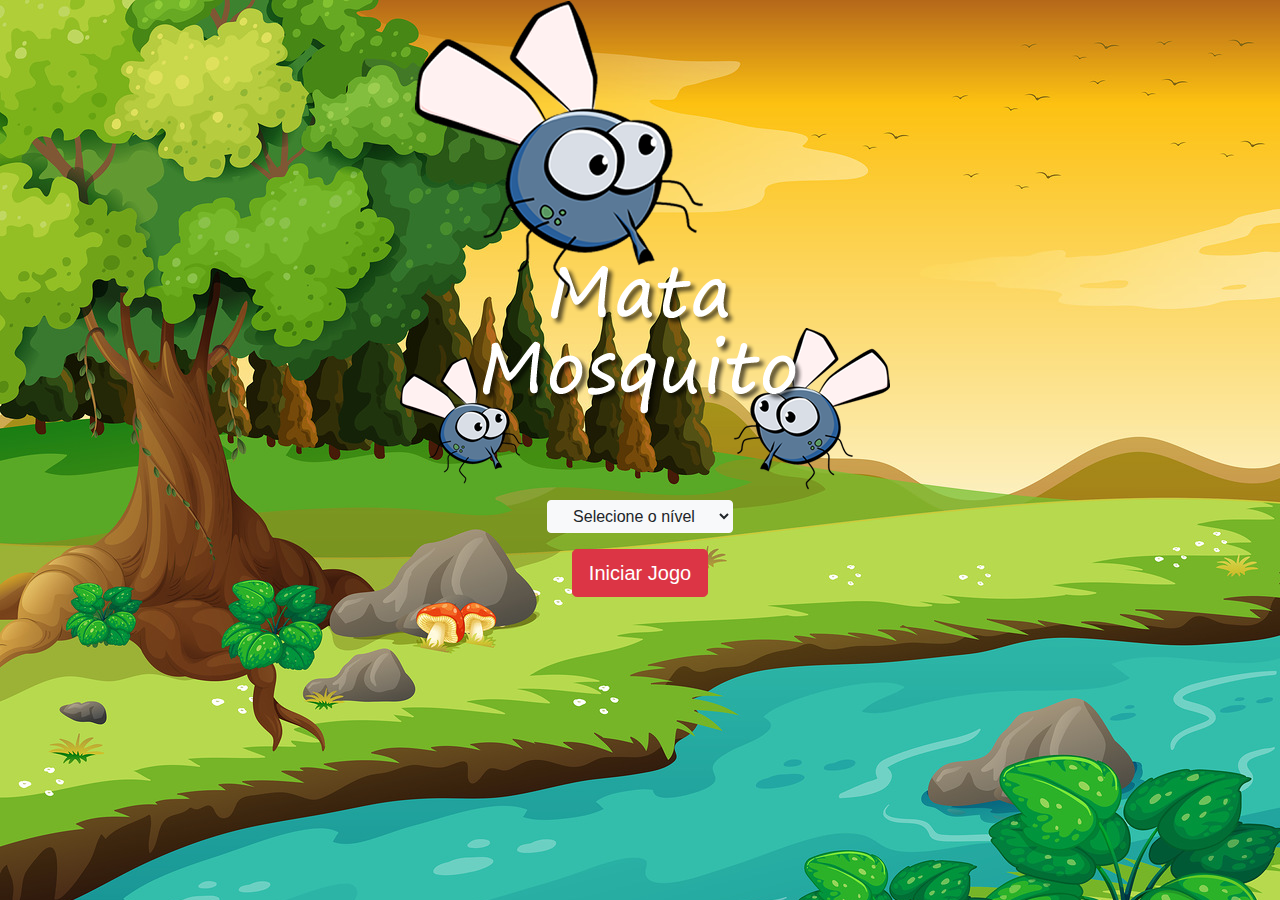
<file: index.html>
<!doctype html>
<html lang="en">
<head>
    <title>Mata Mosquisto</title>
    <!-- Required meta tags -->
    <meta charset="utf-8">
    <meta name="viewport" content="width=device-width, initial-scale=1, shrink-to-fit=no">
    <meta property="og:image" content="images/gamemosquito.png">
    <link rel="shortcut icon" href="images/favicon1.ico" type="image/x-icon">

    <!-- Bootstrap CSS -->
    <link rel="stylesheet" href="https://stackpath.bootstrapcdn.com/bootstrap/4.3.1/css/bootstrap.min.css" integrity="sha384-ggOyR0iXCbMQv3Xipma34MD+dH/1fQ784/j6cY/iJTQUOhcWr7x9JvoRxT2MZw1T" crossorigin="anonymous">

    <!-- Custom Style -->
    <link rel="stylesheet" href="css/style.css">

</head>
<body>
    <div class="container back">
        <div class="row d-flex flex-column justify-content-center align-items-center">
                <img src="images/game.png" alt="" class="img-fluid">
                <select class="btn btn-light selectInicio" id="level">
                    <option value="0">&nbsp; Selecione o nível &nbsp;</option>
                    <option value="1">Normal</option>
                    <option value="2">Difícil</option>
                    <option value="3">Chuck Norris</option>
                </select>
                <button onclick="verificarIniciar()" class="btn btn-lg btn-danger mt-3 btnMenu">Iniciar Jogo</button>
        </div>
    </div>

    <script src="js/menu.js"></script>
      
    <!-- Optional JavaScript -->
    <!-- jQuery first, then Popper.js, then Bootstrap JS -->
    <script src="https://code.jquery.com/jquery-3.3.1.slim.min.js" integrity="sha384-q8i/X+965DzO0rT7abK41JStQIAqVgRVzpbzo5smXKp4YfRvH+8abtTE1Pi6jizo" crossorigin="anonymous"></script>
    <script src="https://cdnjs.cloudflare.com/ajax/libs/popper.js/1.14.7/umd/popper.min.js" integrity="sha384-UO2eT0CpHqdSJQ6hJty5KVphtPhzWj9WO1clHTMGa3JDZwrnQq4sF86dIHNDz0W1" crossorigin="anonymous"></script>
    <script src="https://stackpath.bootstrapcdn.com/bootstrap/4.3.1/js/bootstrap.min.js" integrity="sha384-JjSmVgyd0p3pXB1rRibZUAYoIIy6OrQ6VrjIEaFf/nJGzIxFDsf4x0xIM+B07jRM" crossorigin="anonymous"></script>
</body>
</html>
</file>
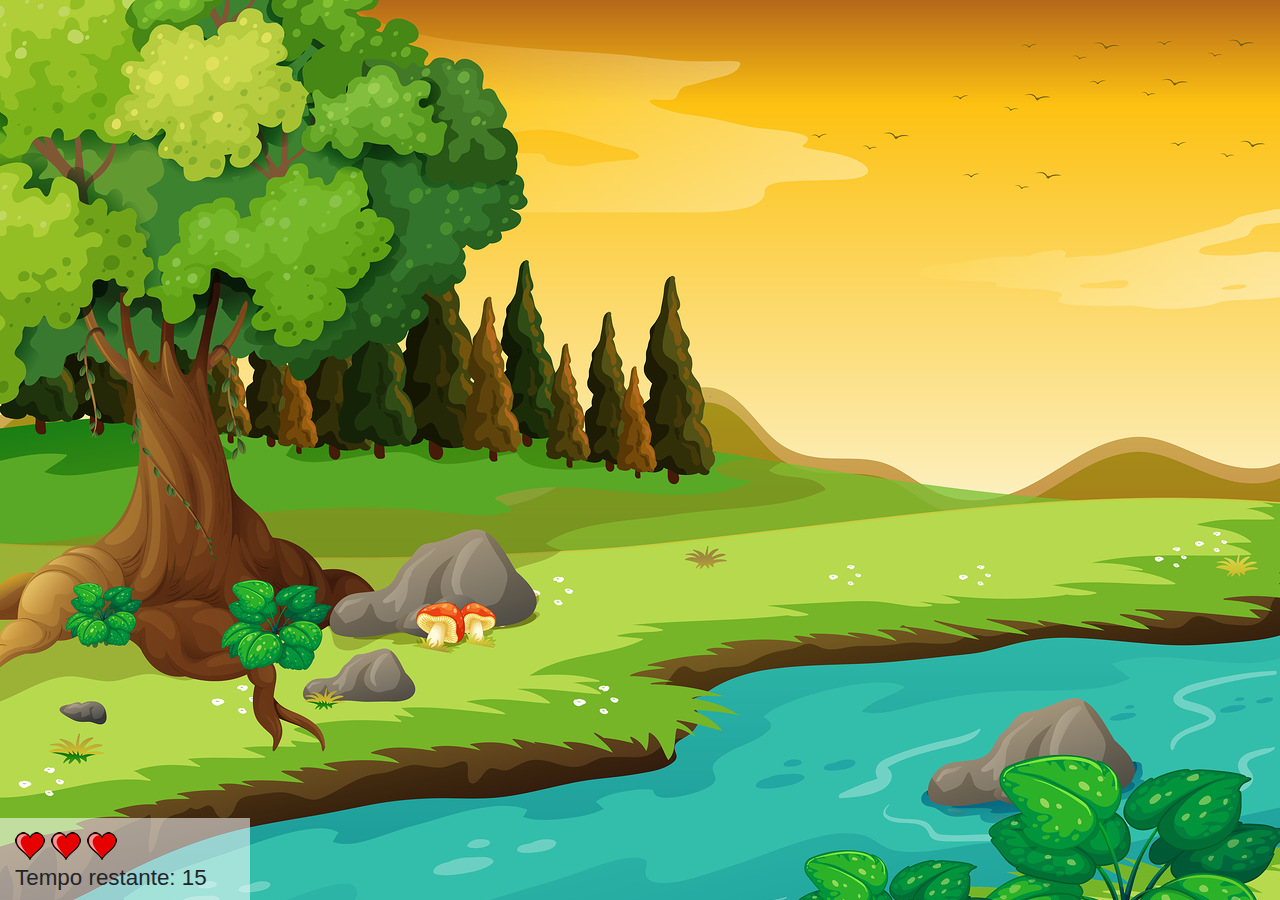
<file: app.html>
<!doctype html>
<html lang="en">
<head>
    <title>Mata Mosquisto - App</title>
    <!-- Required meta tags -->
    <meta charset="utf-8">
    <meta name="viewport" content="width=device-width, initial-scale=1, shrink-to-fit=no">
    <link rel="shortcut icon" href="images/favicon1.ico" type="image/x-icon">

    <!-- Bootstrap CSS -->
    <link rel="stylesheet" href="https://stackpath.bootstrapcdn.com/bootstrap/4.3.1/css/bootstrap.min.css" integrity="sha384-ggOyR0iXCbMQv3Xipma34MD+dH/1fQ784/j6cY/iJTQUOhcWr7x9JvoRxT2MZw1T" crossorigin="anonymous">

    <!-- Custom Style -->
    <link rel="stylesheet" href="css/style.css">

</head>
<body onresize="ajustarTela()">
    <div class="container back game">
        <div class="row d-flex flex-column visor">
            <div class="col">
                <img id="coracao3" src="images/coracao_cheio.png" alt="Coração cheio">
                <img id="coracao2" src="images/coracao_cheio.png" alt="Coração cheio">
                <img id="coracao1" src="images/coracao_cheio.png" alt="Coração cheio">
            </div>
            <div class="col">
                Tempo restante: <span id="tempoRestante"></span>
            </div>
        </div>
    </div>
    <script src="js/app.js"></script>
    <script>
        document.querySelector('#tempoRestante').innerHTML = tempoRestante;
    </script>
    
      
    <!-- Optional JavaScript -->
    <!-- jQuery first, then Popper.js, then Bootstrap JS -->
    <script src="https://code.jquery.com/jquery-3.3.1.slim.min.js" integrity="sha384-q8i/X+965DzO0rT7abK41JStQIAqVgRVzpbzo5smXKp4YfRvH+8abtTE1Pi6jizo" crossorigin="anonymous"></script>
    <script src="https://cdnjs.cloudflare.com/ajax/libs/popper.js/1.14.7/umd/popper.min.js" integrity="sha384-UO2eT0CpHqdSJQ6hJty5KVphtPhzWj9WO1clHTMGa3JDZwrnQq4sF86dIHNDz0W1" crossorigin="anonymous"></script>
    <script src="https://stackpath.bootstrapcdn.com/bootstrap/4.3.1/js/bootstrap.min.js" integrity="sha384-JjSmVgyd0p3pXB1rRibZUAYoIIy6OrQ6VrjIEaFf/nJGzIxFDsf4x0xIM+B07jRM" crossorigin="anonymous"></script>
</body>
</html>
</file>
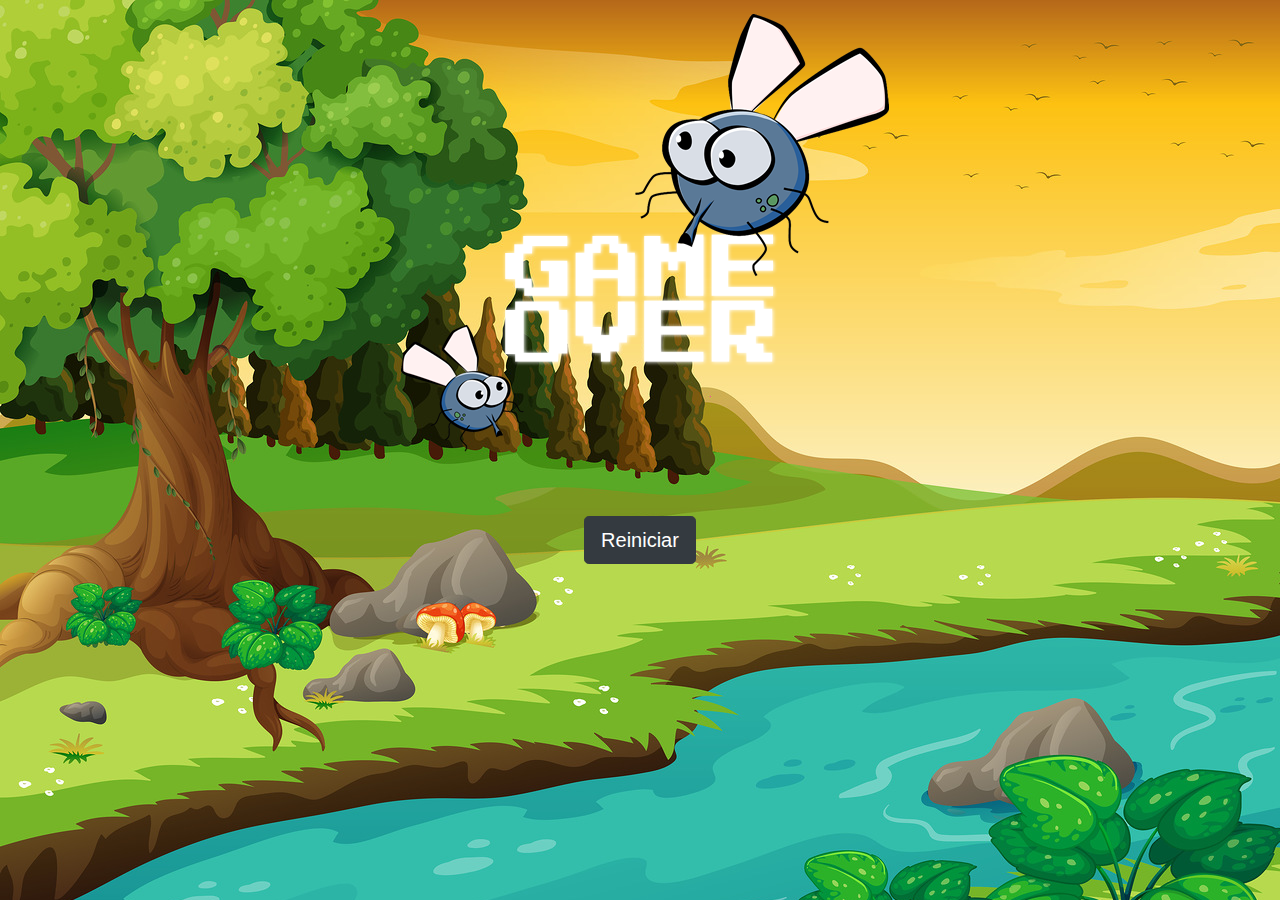
<file: gameover.html>
<!doctype html>
<html lang="en">
<head>
    <title>Mata Mosquisto - Game Over</title>
    <!-- Required meta tags -->
    <meta charset="utf-8">
    <meta name="viewport" content="width=device-width, initial-scale=1, shrink-to-fit=no">
    <link rel="shortcut icon" href="images/favicon1.ico" type="image/x-icon">

    <!-- Bootstrap CSS -->
    <link rel="stylesheet" href="https://stackpath.bootstrapcdn.com/bootstrap/4.3.1/css/bootstrap.min.css" integrity="sha384-ggOyR0iXCbMQv3Xipma34MD+dH/1fQ784/j6cY/iJTQUOhcWr7x9JvoRxT2MZw1T" crossorigin="anonymous">

    <!-- Custom Style -->
    <link rel="stylesheet" href="css/style.css">

</head>
<body>
    <div class="container back">
        <div class="row d-flex flex-column justify-content-center align-items-center">
            <img src="images/game_over.png" alt="" class="img-fluid">
            <button onclick="window.location.href='index.html'" class="btn btn-lg btn-dark mt-3 btnMenu">Reiniciar</button>
        </div>
    </div>

      
    <!-- Optional JavaScript -->
    <!-- jQuery first, then Popper.js, then Bootstrap JS -->
    <script src="https://code.jquery.com/jquery-3.3.1.slim.min.js" integrity="sha384-q8i/X+965DzO0rT7abK41JStQIAqVgRVzpbzo5smXKp4YfRvH+8abtTE1Pi6jizo" crossorigin="anonymous"></script>
    <script src="https://cdnjs.cloudflare.com/ajax/libs/popper.js/1.14.7/umd/popper.min.js" integrity="sha384-UO2eT0CpHqdSJQ6hJty5KVphtPhzWj9WO1clHTMGa3JDZwrnQq4sF86dIHNDz0W1" crossorigin="anonymous"></script>
    <script src="https://stackpath.bootstrapcdn.com/bootstrap/4.3.1/js/bootstrap.min.js" integrity="sha384-JjSmVgyd0p3pXB1rRibZUAYoIIy6OrQ6VrjIEaFf/nJGzIxFDsf4x0xIM+B07jRM" crossorigin="anonymous"></script>
</body>
</html>
</file>
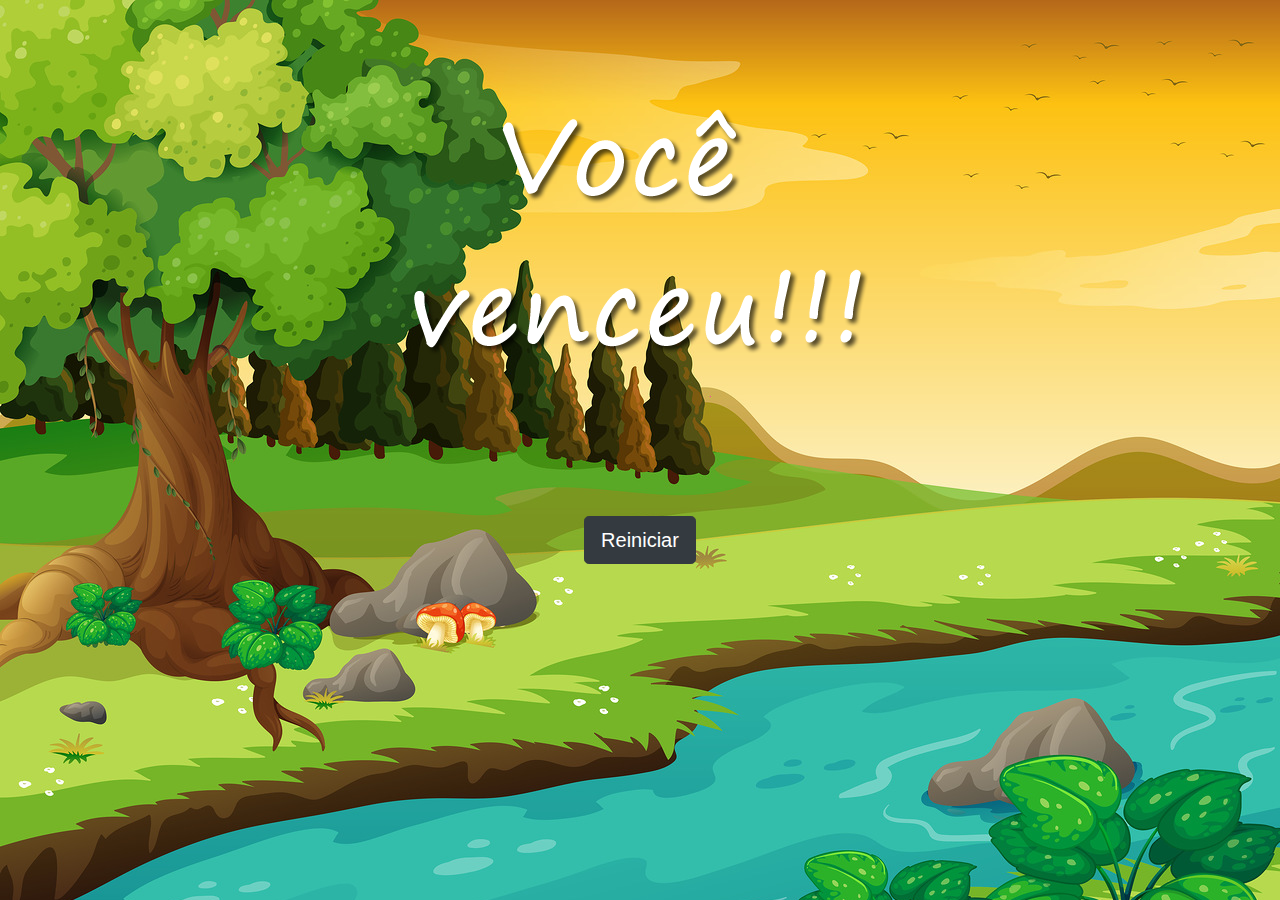
<file: winner.html>
<!doctype html>
<html lang="en">
<head>
    <title>Mata Mosquisto - Winner</title>
    <!-- Required meta tags -->
    <meta charset="utf-8">
    <meta name="viewport" content="width=device-width, initial-scale=1, shrink-to-fit=no">
    <link rel="shortcut icon" href="images/favicon1.ico" type="image/x-icon">

    <!-- Bootstrap CSS -->
    <link rel="stylesheet" href="https://stackpath.bootstrapcdn.com/bootstrap/4.3.1/css/bootstrap.min.css" integrity="sha384-ggOyR0iXCbMQv3Xipma34MD+dH/1fQ784/j6cY/iJTQUOhcWr7x9JvoRxT2MZw1T" crossorigin="anonymous">

    <!-- Custom Style -->
    <link rel="stylesheet" href="css/style.css">

</head>
<body>
    <div class="container back">
        <div class="row d-flex flex-column justify-content-center align-items-center">
            <img src="images/vitoria.png" alt="" class="img-fluid">
            <button onclick="window.location.href='index.html'" class="btn btn-lg btn-dark mt-3 btnMenu">Reiniciar</button>
        </div>
    </div>

      
    <!-- Optional JavaScript -->
    <!-- jQuery first, then Popper.js, then Bootstrap JS -->
    <script src="https://code.jquery.com/jquery-3.3.1.slim.min.js" integrity="sha384-q8i/X+965DzO0rT7abK41JStQIAqVgRVzpbzo5smXKp4YfRvH+8abtTE1Pi6jizo" crossorigin="anonymous"></script>
    <script src="https://cdnjs.cloudflare.com/ajax/libs/popper.js/1.14.7/umd/popper.min.js" integrity="sha384-UO2eT0CpHqdSJQ6hJty5KVphtPhzWj9WO1clHTMGa3JDZwrnQq4sF86dIHNDz0W1" crossorigin="anonymous"></script>
    <script src="https://stackpath.bootstrapcdn.com/bootstrap/4.3.1/js/bootstrap.min.js" integrity="sha384-JjSmVgyd0p3pXB1rRibZUAYoIIy6OrQ6VrjIEaFf/nJGzIxFDsf4x0xIM+B07jRM" crossorigin="anonymous"></script>
</body>
</html>
</file>
<file: css/style.css>
html, body, .back{
    height: 100%;
    overflow-x: hidden;
}

/*** Menu ***/
.back{
    background: url('../images/bg.jpg');
    max-width: 1280px;
}

.visor{
    background: rgba(255, 255, 255, 0.548);
    width: 250px;
    padding: 10px 10px 5px 0px;
    font-size: 1.4em;
    font-weight: 500;
    position: absolute;
    bottom: 0;
}
/*** Game ***/
.game{
    cursor: url('../images/mata_mosca.png') 30 30, auto;
}

.mosquito0{
    width: 50px;
    height: 50px;
}

.mosquito1{
    width: 70px;
    height: 70px;
}

.mosquito2{
    width: 90px;
    height: 90px;
}

.ladoA{
    transform: scaleX(1);
}

.ladoB{
    transform: scaleX(-1);
}

@media (max-width: 500px){
    .selectInicio{
        width: 250px;
        margin-top: 30px;
    }
    .btnMenu{
        width: 250px;
    }
    .visor{
        width: 180px;
        padding: 8px 5px 5px 0px;
        font-size: 1em;
        font-weight: 500;
    }
}
</file>
